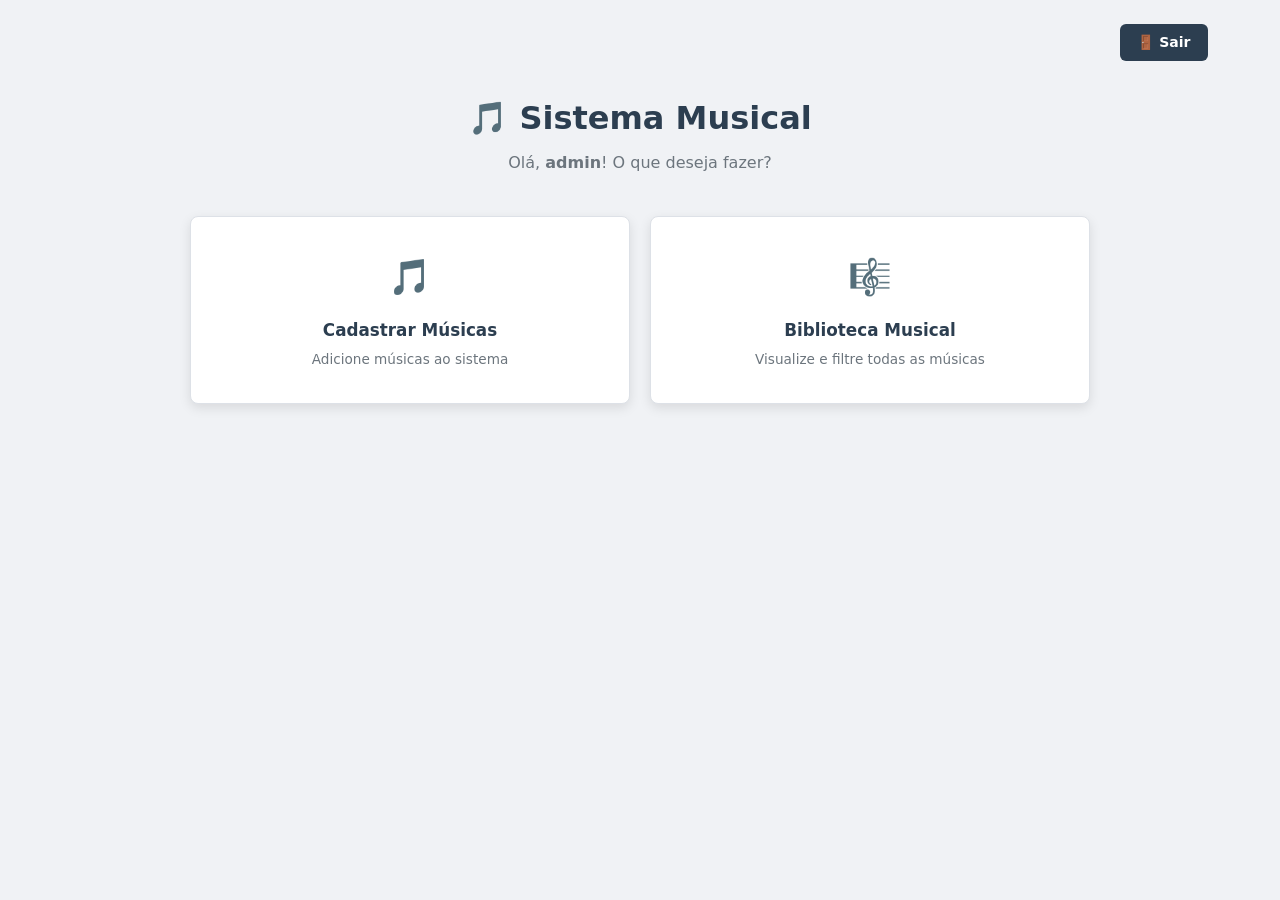
<file: index.html>
<!DOCTYPE html>
<html lang="pt-br">
<head>
    <meta charset="UTF-8">
    <meta name="viewport" content="width=device-width, initial-scale=1.0">
    <title>Menu Principal - Sistema Musical</title>
    <link rel="icon" href="data:image/svg+xml,<svg xmlns=%27http://www.w3.org/2000/svg%27 viewBox=%270 0 100
100%27><text y=%27.9em%27 font-size=%2790%27>🎵</text></svg>">
    <link rel="stylesheet" href="styles.css">
</head>
<body>
    <div class="container">
        <div class="topbar">
            <a href="login.html" class="btn-back">🚪 Sair</a>
        </div>

        <div class="page-header">
            <h1>🎵 Sistema Musical</h1>
            <p>Olá, <strong>admin</strong>! O que deseja fazer?</p>
        </div>
        <div class="menu-grid">
            <div class="menu-card">
                <a href="cadastro_musica.html">
                    <div class="menu-card-icon">🎵</div>
                    <div class="menu-card-title">Cadastrar Músicas</div>
                    <div class="menu-card-desc">Adicione músicas ao sistema</div>
                </a>
            </div>
            <div class="menu-card">
                <a href="listagem_musicas.html">
                    <div class="menu-card-icon">🎼</div>
                    <div class="menu-card-title">Biblioteca Musical</div>
                    <div class="menu-card-desc">Visualize e filtre todas as músicas</div>
                </a>
            </div>
        </div>
    </div>
</body>
</html>
</file>
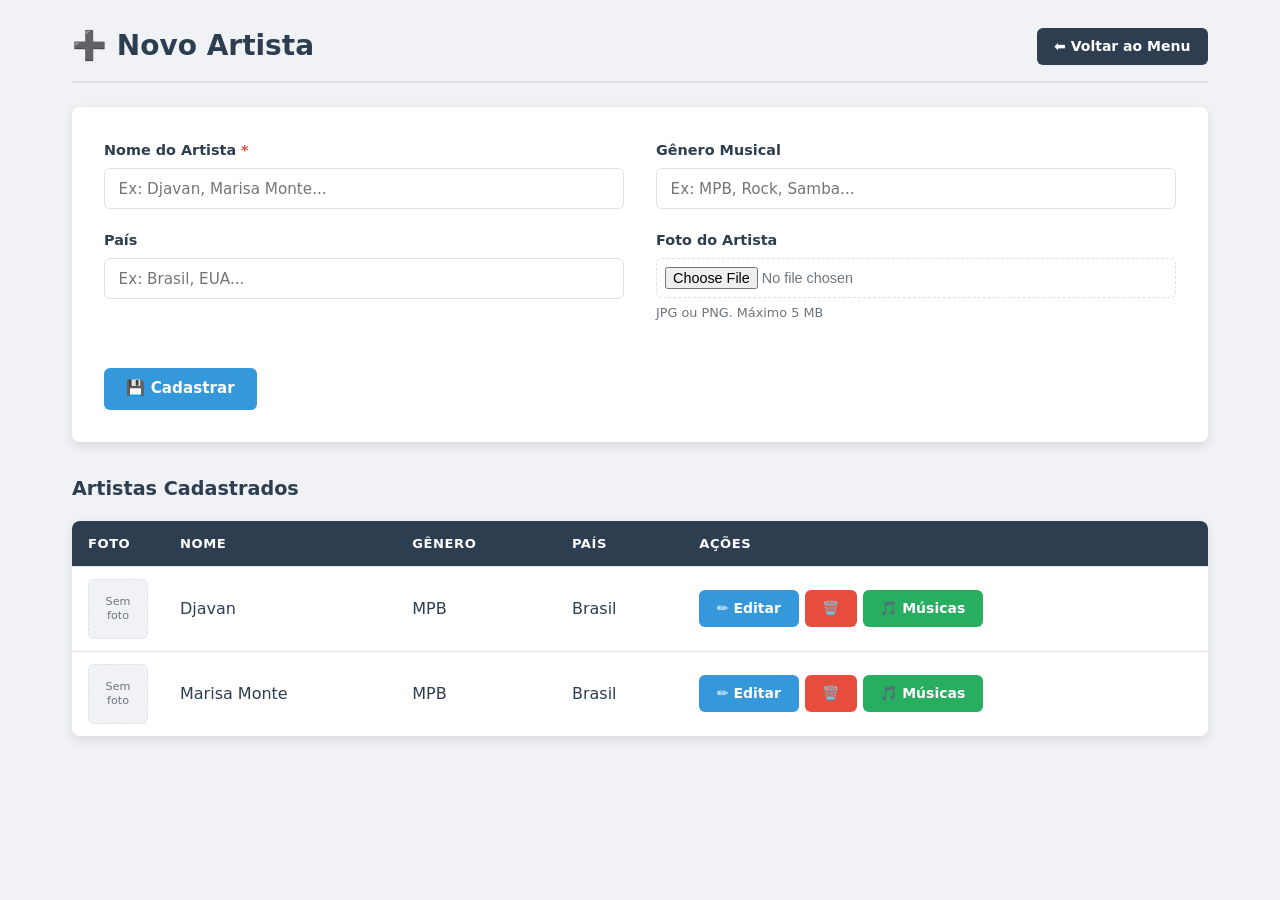
<file: cadastro_artista.html>
<!DOCTYPE html>
<html lang="pt-br">
<head>
    <meta charset="UTF-8">
    <meta name="viewport" content="width=device-width, initial-scale=1.0">
    <title>Novo Artista Sistema Musical</title>
    <link rel="icon" href="data:image/svg+xml,<svg xmlns='http://www.w3.org/2000/svg' viewBox='0 0 100 100'><text y='.9em' font-size='90'>🎵</text></svg>">
    <link rel="stylesheet" href="styles.css">
</head>
<body>
    <div class="container">
        <!-- A mesma barra de título da Biblioteca (o CSS já existe desde a aula 2). -->
        <div class="page-header-bar">
            <h2>➕ Novo Artista</h2>
            <div class="header-actions">
                <a href="index.html" class="btn-back">⬅ Voltar ao Menu</a>
            </div>
        </div>


        <!-- FORMULÁRIO DE CADASTRO DO ARTISTA (o "criador")
             method="post": envia os dados escondidos. É o certo para cadastrar.
             enctype="multipart/form-data": OBRIGATÓRIO para enviar arquivo (a foto).
             Não muda nada na tela, mas sem ele a foto não chega ao PHP na Sprint 2. -->
        <form method="post" action="#" enctype="multipart/form-data">
            <!-- form-grid: o CSS transforma em 2 colunas (grid 1fr 1fr). Os campos se encaixam 2 por linha. -->
            <div class="form-grid">
                <div class="form-group">
                    <!-- O vermelho avisa que o campo é obrigatório. A cor vem da variável --red. -->
                    <label for="nome">Nome do Artista <span style="color:var(--red)">*</span></label>
                    <!-- required: o navegador não deixa cadastrar sem nome. -->
                    <input type="text" id="nome" name="nome" required placeholder="Ex: Djavan, Marisa Monte...">
                </div>


                <div class="form-group">
                    <!-- Campo opcional (sem required). -->
                    <label for="genero">Gênero Musical</label>
                    <input type="text" id="genero" name="genero" placeholder="Ex: MPB, Rock, Samba...">
                </div>


                <div class="form-group">
                    <label for="pais">País</label>
                    <input type="text" id="pais" name="pais" placeholder="Ex: Brasil, EUA...">
                </div>


                <div class="form-group">
                    <label for="imagem">Foto do Artista</label>
                    <!-- type="file": abre a janela para escolher um arquivo.
                         accept="image/*": mostra só imagens. -->
                    <input type="file" id="imagem" name="imagem" accept="image/*">
                    <!-- small: texto pequeno de ajuda embaixo do campo. -->
                    <small>JPG ou PNG. Máximo 5 MB</small>
                </div>
            </div><!-- fim .form-grid -->


            <!-- form-actions: a área dos botões do formulário (flex). -->
            <div class="form-actions">
                <button type="submit" class="btn-primary">💾 Cadastrar</button>
            </div>
        </form>


        <!-- TABELA DE ARTISTAS (dados fixos nesta fase)
             Usa as MESMAS classes da tabela da Biblioteca: o visual já vem pronto. -->
        <h3>Artistas Cadastrados</h3> <!-- h3: subtítulo da tabela -->


        <div class="table-container">
            <table>
                <thead>
                    <tr>
                        <th class="col-foto">Foto</th>
                        <th>Nome</th>
                        <th>Gênero</th>
                        <th>País</th>
                        <th class="col-acoes">Ações</th>
                    </tr>
                </thead>
                <tbody>
                    <!-- Cada tr um artista. -->
                    <tr>
                        <td><div class="no-image">Sem<br>foto</div></td>
                        <td>Djavan</td>
                        <td>MPB</td>
                        <td>Brasil</td>
                        <td>
                            <div class="action-buttons">
                                <a href="#" class="btn-edit">✏️ Editar</a>
                                <a href="#" class="btn-delete">🗑️</a>
                                <!-- btn-music (verde): leva ao cadastro das músicas DESTE artista. -->
                                <a href="cadastro_musica.html" class="btn-music">🎵 Músicas</a>
                            </div>
                        </td>
                    </tr>
                    <tr>
                        <td><div class="no-image">Sem<br>foto</div></td>
                        <td>Marisa Monte</td>
                        <td>MPB</td>
                        <td>Brasil</td>
                        <td>
                            <div class="action-buttons">
                                <a href="#" class="btn-edit">✏️ Editar</a>
                                <a href="#" class="btn-delete">🗑️</a>
                                <a href="cadastro_musica.html" class="btn-music">🎵 Músicas</a>
                            </div>
                        </td>
                    </tr>
                </tbody>
            </table>
        </div>
    </div>
</body>
</html>
</file>
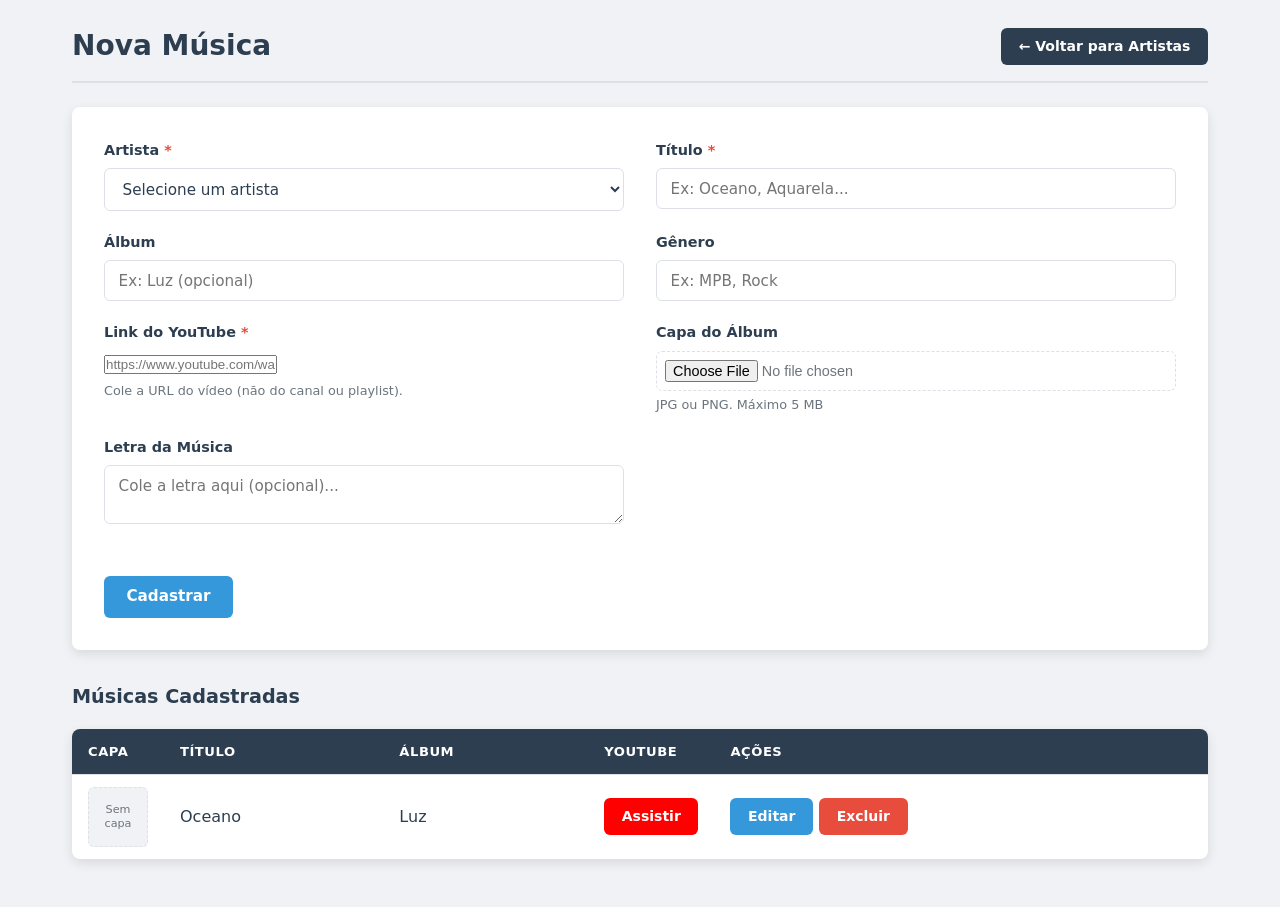
<file: cadastro_musica.html>
<!DOCTYPE html>
<html lang="pt-br">
<head>
    <meta charset="UTF-8">
    <meta name="viewport" content="width=device-width, initial-scale=1.0">
    <title>Nova Música - Sistema Musical</title>
    <link rel="icon" href="data:image/svg+xml,<svg xmlns=%27http://www.w3.org/2000/svg%27 viewBox=%270 0 100 100%27><text y=%27.9em%27 font-size=%2790%27>🎵</text></svg>">
    <link rel="stylesheet" href="styles.css">
</head>
<body>


<div class="container">
    <!-- Aqui o botão volta para os ARTISTAS: chegamos nesta tela pelo botão verde "Músicas". -->
    <div class="page-header-bar">
        <h2>Nova Música</h2>
        <div class="header-actions">
            <a href="cadastro_artista.html" class="btn-back">← Voltar para Artistas</a>
        </div>
    </div>


    <!-- FORMULÁRIO DA MÚSICA (a "obra"). Igual ao do artista: post, enctype e form-grid. -->
    <form method="post" action="#" enctype="multipart/form-data">
        <div class="form-grid">


            <!-- Linha 1: Artista e Título -->
            <div class="form-group">
                <!-- 
                select required: a música PRECISA de um artista.
                A 1ª opção tem value="" (vazio): se a pessoa não escolher, o required bloqueia.
                value="1", "2": o código do artista. Na Sprint 2 é assim que o banco
                liga a música ao artista dela (chave estrangeira artista_id). 
                -->
                <label for="artista_id">Artista <span style="color:var(--red)">*</span></label>
                <select name="artista_id" id="artista_id" required>
                    <option value="">Selecione um artista</option>
                    <option value="1">Djavan</option>
                    <option value="2">Marisa Monte</option>
                </select>
            </div>


            <div class="form-group">
                <label for="titulo">Título <span style="color:var(--red)">*</span></label>
                <input type="text" id="titulo" name="titulo" required placeholder="Ex: Oceano, Aquarela...">
            </div>


            <!-- Linha 2: Álbum e Gênero (opcionais) -->
            <div class="form-group">
                <label for="album">Álbum</label>
                <input type="text" id="album" name="album" placeholder="Ex: Luz (opcional)">
            </div>


            <div class="form-group">
                <label for="genero">Gênero</label>
                <input type="text" id="genero" name="genero" placeholder="Ex: MPB, Rock">
            </div>


            <!-- Linha 3: YouTube e Capa -->
            <div class="form-group">
                <!-- type="url": o navegador confere se é um endereço de internet (http...) -->
                <label for="youtube_link">Link do YouTube <span style="color:var(--red)">*</span></label>
                <input type="url" id="youtube_link" name="youtube_link" required placeholder="https://www.youtube.com/watch?v=...">
                <small>Cole a URL do vídeo (não do canal ou playlist).</small>
            </div>


            <div class="form-group">
                <label for="imagem_capa">Capa do Álbum</label>
                <!-- mesmo campo de foto do artista: só imagens. -->
                <input type="file" id="imagem_capa" name="imagem_capa" accept="image/*">
                <small>JPG ou PNG. Máximo 5 MB</small>
            </div>


            <!-- Linha 4: Letra. A classe "full" faz este campo ocupar as 2 colunas (grid-column: 1 / -1). -->
            <div class="form-group full">
                <label for="letra">Letra da Música</label>
                <!-- textarea: caixa de texto com várias linhas. Diferente do input, ela tem fechamento. -->
                <textarea id="letra" name="letra" placeholder="Cole a letra aqui (opcional)..."></textarea>
            </div>


        </div><!-- fim .form-grid -->


        <div class="form-actions">
            <button type="submit" class="btn-primary">Cadastrar</button>
        </div>
    </form>


    <!-- TABELA DE MÚSICAS DO ARTISTA (dados fixos nesta fase) -->
    <h3>Músicas Cadastradas</h3>
    <div class="table-container">
        <table>
            <thead>
                <tr>
                    <th class="col-capa">Capa</th>
                    <th>Título</th>
                    <th>Álbum</th>
                    <th class="col-youtube">YouTube</th>
                    <th class="col-acoes">Ações</th>
                </tr>
            </thead>
            <tbody>
                <tr>
                    <td><div class="no-image">Sem<br>capa</div></td>
                    <td>Oceano</td>
                    <td>Luz</td>
                    <!-- Abre o vídeo numa aba nova. -->
                    <td><a href="#" target="_blank" class="btn-youtube">Assistir</a></td>
                    <td>
                        <div class="action-buttons">
                            <a href="#" class="btn-edit">Editar</a>
                            <a href="#" class="btn-delete">Excluir</a>
                        </div>
                    </td>
                </tr>
            </tbody>
        </table>
    </div>


</div>


</body>
</html>
</file>
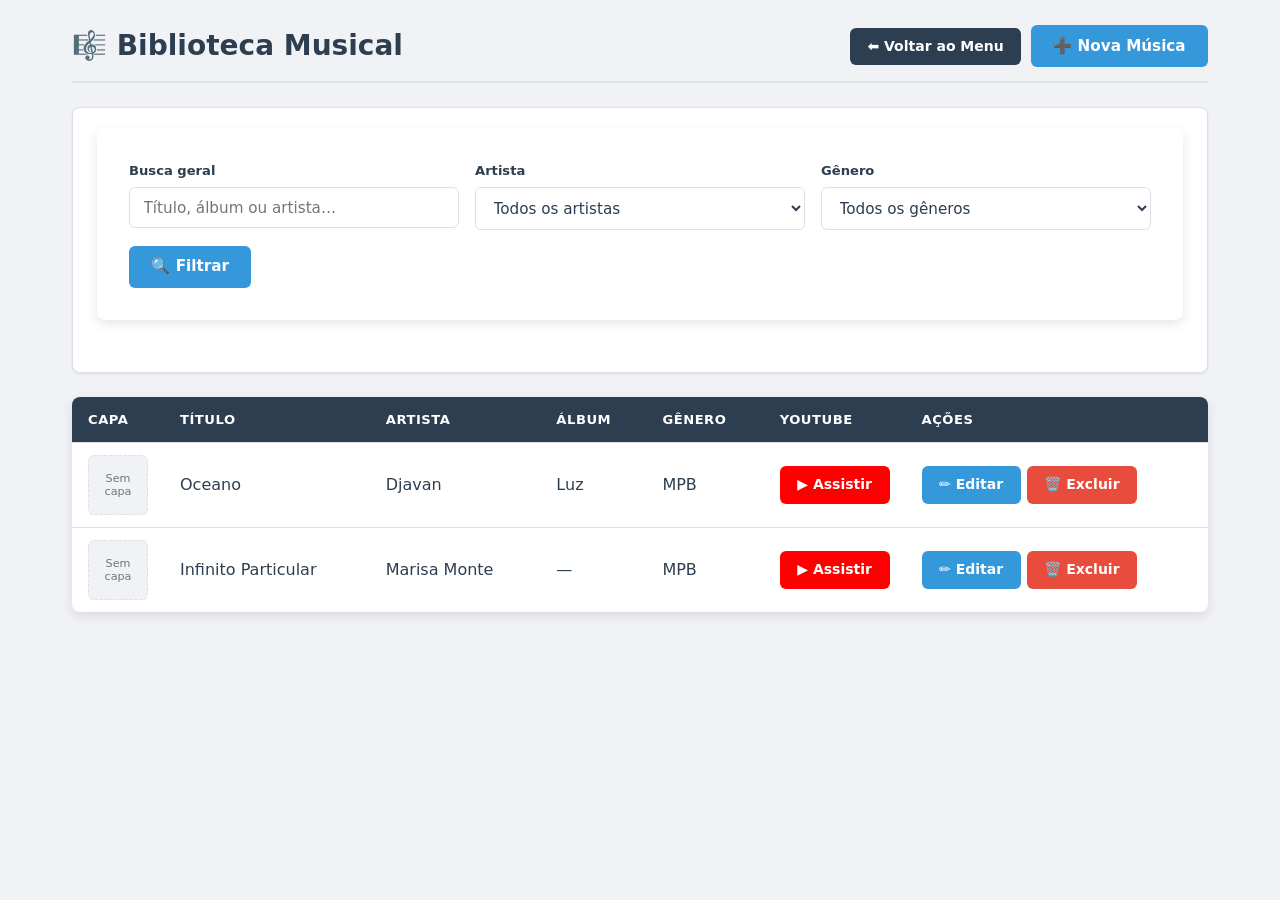
<file: listagem_musicas.html>
<!DOCTYPE html>
<html lang="pt-br">
<head>
<meta charset="UTF-8">
<meta name="viewport" content="width=device-width, initial-scale=1.0">
<title>Biblioteca Musical — Sistema Musical</title>
<link rel="icon" href="data:image/svg+xml,<svg xmlns=%27http://w3.org viewBox=%270 0 100 100%27><text y=%27.9em%27 font-size=%2790%27>🎵</text></svg>">
<link rel="stylesheet" href="styles.css">
</head>
<body>
<div class="container">


<!-- ========== CABEÇALHO DA PÁGINA ==========
page-header-bar: o CSS (flex + space-between) deixa o título
à esquerda e os botões à direita. Esta barra se repete nos cadastros. -->
<div class="page-header-bar">
<h2>🎼 Biblioteca Musical</h2> <!-- h2: o título desta tela -->
<div class="header-actions">
<!-- Links com cara de botão: btn-back (escuro) e btn-primary (azul). -->
<a href="index.html" class="btn-back">⬅ Voltar ao Menu</a>
<a href="cadastro_musica.html" class="btn-primary">➕ Nova Música</a>
</div>
</div>


<!-- ========== FILTROS ==========
Nesta fase eles só aparecem (não filtram de verdade).
method="get": na Sprint 2 o que a pessoa escolher vai aparecer no endereço
(ex.: ?artista=1) e o PHP usa isso para filtrar no banco. -->
<div class="filters">
<form method="get" class="filter-form" action="#">


<!-- filter-group: os 3 filtros. O CSS (flex) coloca lado a lado. -->
<div class="filter-group">


<!-- filter-item: um filtro = rótulo + campo. -->
<div class="filter-item">
<label for="busca">Busca geral</label>
<input type="text" name="busca" id="busca" placeholder="Título, álbum ou artista…">
</div>


<div class="filter-item">
<label for="artista">Artista</label>
<!-- select: lista para escolher uma opção.
value="" (vazio) = "todos". O número é o código do artista no banco. -->
<select name="artista" id="artista">
<option value="">Todos os artistas</option>
<option value="1">Djavan</option>
<option value="2">Marisa Monte</option>
</select>
</div>


<div class="filter-item">
<label for="genero">Gênero</label>
<select name="genero" id="genero">
<option value="">Todos os gêneros</option>
<option value="MPB">MPB</option>
</select>
</div>
</div>


<!-- filter-actions: a área do botão de filtrar. -->
<div class="filter-actions">
<button type="submit" class="btn-primary">🔍 Filtrar</button>
</div>
</form>
</div>


<!-- ========== TABELA DE MÚSICAS ==========
table-container: a caixa branca com sombra em volta da tabela. -->
<div class="table-container">
<table>
<!-- thead: o cabeçalho da tabela. tr = linha. th = célula de título. -->
<thead>
<tr>
<!-- As classes col-... deixam o CSS controlar a largura destas colunas. -->
<th class="col-capa">Capa</th>
<th>Título</th>
<th>Artista</th>
<th>Álbum</th>
<th>Gênero</th>
<th class="col-youtube">YouTube</th>
<th class="col-acoes">Ações</th>
</tr>
</thead>


<!-- tbody: o corpo. Cada tr é UMA música; cada td é uma informação dela.
Os dados estão fixos aqui. Na Sprint 2 o PHP cria estas linhas a partir do banco. -->
<tbody>
<tr>
<!-- no-image: quadrado "Sem capa" no lugar da imagem (a capa real vem na Sprint 2). -->
<td><div class="no-image">Sem<br>capa</div></td>
<td>Oceano</td>
<td>Djavan</td>
<td>Luz</td>
<td>MPB</td>
<!-- target="_blank": abre o vídeo numa aba nova, sem sair do sistema. -->
<td><a href="#" target="_blank" class="btn-youtube">▶ Assistir</a></td>
<td>
<!-- action-buttons: junta Editar e Excluir lado a lado (flex). -->
<div class="action-buttons">
<a href="#" class="btn-edit">✏️ Editar</a>
<a href="#" class="btn-delete">🗑️ Excluir</a>
</div>
</td>
</tr>
<tr>
<td><div class="no-image">Sem<br>capa</div></td>
<td>Infinito Particular</td>
<td>Marisa Monte</td>
<td>—</td> <!-- sem álbum: mostramos um traço -->
<td>MPB</td>
<td><a href="#" target="_blank" class="btn-youtube">▶ Assistir</a></td>
<td>
<div class="action-buttons">
<a href="#" class="btn-edit">✏️ Editar</a>
<a href="#" class="btn-delete">🗑️ Excluir</a>
</div>
</td>
</tr>
</tbody>
</table>
</div>


</div>
</body>
</html>
</file>
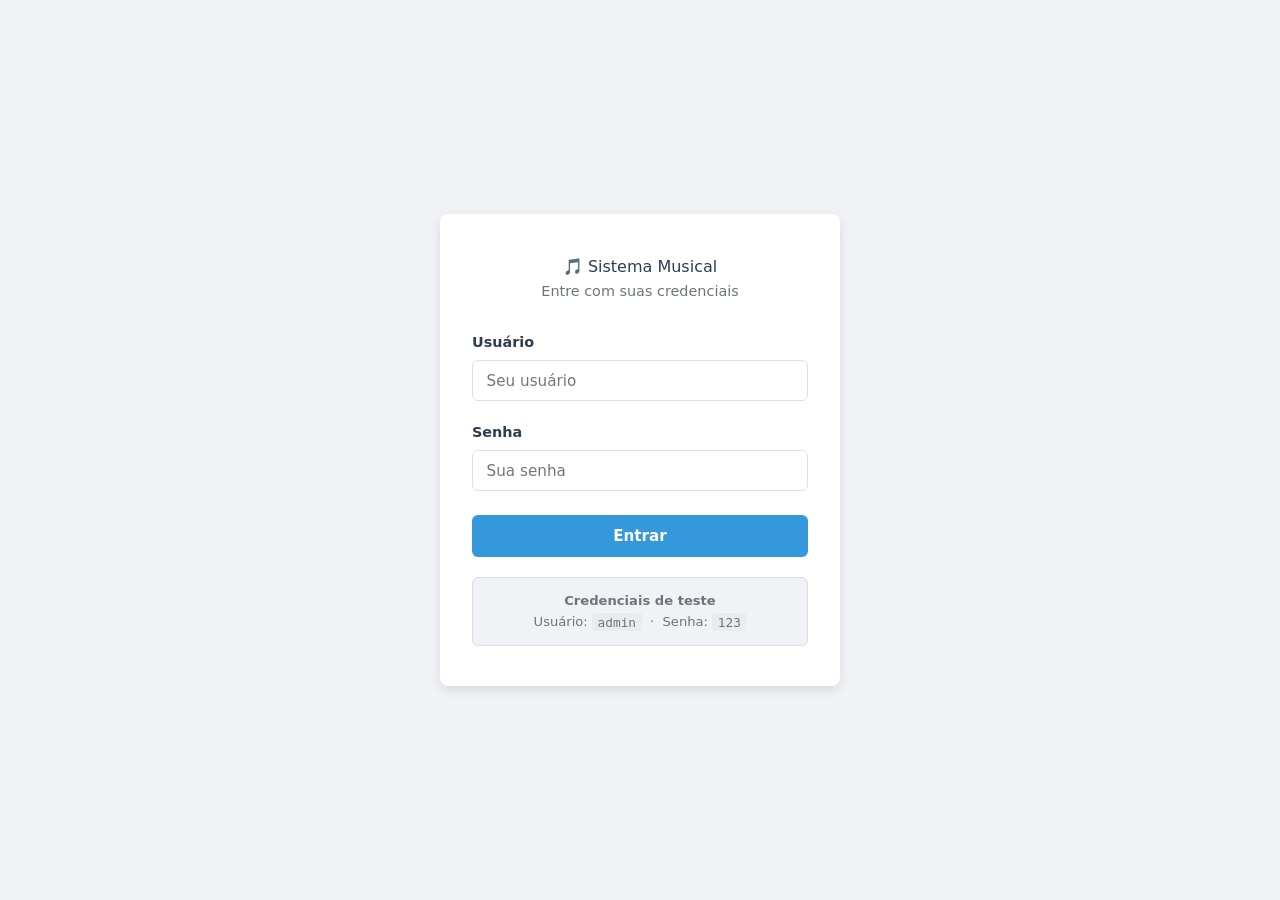
<file: login.html>
<!DOCTYPE html>
<html lang="pt-br">
<head>
    <meta charset="UTF-8">
    <meta name="viewport" content="width=device-width, initial-scale=1.0">
    <title>Login — Sistema Musical</title>
    <link rel="icon" href="data:image/svg+xml,<svg xmlns=%27http://www.w3.org/2000/svg%27 viewBox=%270 0 100
100%27><text y=%27.9em%27 font-size=%2790%27>🎵</text></svg>">
    <link rel="stylesheet" href="styles.css">
</head>
<body class="login-page">
    <div class="login-card">
        <div class="login-header"
        <h1>🎵 Sistema Musical</h1>
        <p>Entre com suas credenciais</p>
    </div>
    <form method="post" action="#">
        <div class="form-group">
            <label for="usuario">Usuário</label>
            <input type="text"
            id="usuario"
            name="usuario"
            required
            autocomplete="username"
            placeholder="Seu usuário">
        </div>

        <div class="form-group">
            <label for="senha">Senha</label>
            <input type="password"
            id="senha"
            name="senha"
            required
            autocomplete="current-password"
            placeholder="Sua senha">
        </div>
        <button type="submit" class="btn-primary">Entrar</button>
    </form>

    <div class="login-hint">
        <strong>Credenciais de teste</strong><br>
        Usuário: <code>admin</code> &nbsp;·&nbsp; Senha: <code>123</code>
    </div>

    </div>
</body>
</html>
</file>
<file: styles.css>
/* ===================================================
   SISTEMA MUSICAL: Folha de Estilos Principal
   ===================================================
   Um único arquivo para TODAS as telas. Ele cresce a cada aula:
   Aula 1: base, formulário, botões, login e menu
   Aula 2: títulos, barra de título, cores dos botões, tabelas e filtros
   Aula 3: formulário em grade, campo de foto e botão de músicas
   Aula 4: url e textarea, campo "full", utilitários e celular
   =================================================== */




/* ..................................................
   1. VARIÁVEIS E RESET  [AULA 1]
   .................................................. */
/* :root guarda as variáveis. Escrevemos o valor UMA vez e usamos
   em todo lugar com var(--nome). Para mudar a identidade visual do
   sistema, basta trocar as cores aqui. */
:root {
  --primary:     #2c3e50;  /* azul bem escuro: títulos, cabeçalho da tabela */
  --blue:        #3498db;  /* azul: botão principal e editar */
  --blue-dark:   #2980b9;  /* azul escuro: hover */
  --green:       #27ae60;  /* verde: botão de músicas */
  --red:         #e74c3c;  /* vermelho: excluir e o * de obrigatório */
  --red-dark:    #c0392b;
  --bg:          #f0f2f5;  /* fundo cinza claro da página */
  --surface:     #ffffff;  /* fundo dos cartões */
  --border:      #dde1e7;  /* cor das bordas */
  --text:        #2c3e50;
  --text-muted:  #6c757d;  /* texto cinza, menos importante */
  --shadow-sm:   0 1px 3px rgba(0,0,0,.08);   /* sombra fraca */
  --shadow-md:   0 4px 12px rgba(0,0,0,.10);  /* sombra média */
  --radius:      8px;      /* arredondamento dos cantos */
  --font:        'Segoe UI', system-ui, -apple-system, sans-serif;
}




/* Reset: zera as margens que o navegador coloca sozinho.
   box-sizing: border-box faz a largura já incluir padding e borda. */
*, *::before, *::after {
  margin: 0;
  padding: 0;
  box-sizing: border-box;
}




/* A página inteira: fonte, fundo e cor do texto. */
body {
  font-family: var(--font);
  background-color: var(--bg);
  color: var(--text);
  line-height: 1.6;        /* espaço entre as linhas do texto */
  min-height: 100vh;       /* no mínimo a altura toda da tela */
}




/* ..................................................
   2. FORMULÁRIOS  [AULA 1]
   Base usada por TODAS as telas que têm <form>.
   .................................................. */
/* Todo formulário vira um cartão branco com sombra. */
form {
  background: var(--surface);
  padding: 2rem;
  border-radius: var(--radius);
  box-shadow: var(--shadow-md);
  margin-bottom: 2rem;
}




/* Espaço embaixo de cada grupo (rótulo + campo). */
.form-group {
  margin-bottom: 1.25rem;
}




/* display: block coloca o rótulo numa linha só dele, em cima do campo. */
label {
  display: block;
  margin-bottom: .4rem;
  font-size: .9rem;
  font-weight: 600;
  color: var(--primary);
}




/* Os campos ocupam a largura toda e ganham borda fina.
   textarea e select já ficam prontos para as próximas telas. */
input[type="text"],
input[type="password"],
textarea,
select {
  width: 100%;
  padding: .65rem .85rem;
  border: 1.5px solid var(--border);
  border-radius: 6px;
  font-size: .95rem;
  font-family: var(--font);    /* sem isso, campos usam outra fonte */
  color: var(--text);
  background: var(--surface);
  transition: border-color .2s, box-shadow .2s;   /* muda suave */
}




/* :focus = quando a pessoa clica no campo. A borda fica azul. */
input:focus,
textarea:focus,
select:focus {
  outline: none;
  border-color: var(--blue);
  box-shadow: 0 0 0 3px rgba(52,152,219,.15);
}




/* ..................................................
   3. BOTÕES  [AULA 1, cores novas nas aulas 2 e 3]
   .................................................. */
/* Seletor em grupo (vírgulas): TODOS os botões do sistema têm o
   mesmo formato. Cada um ganha a sua cor mais abaixo. */
.btn-primary,
.btn-edit,
.btn-delete,
.btn-music,
.btn-back,
.btn-youtube {
  display: inline-flex;       /* ícone e texto alinhados */
  align-items: center;
  justify-content: center;
  gap: .35rem;
  padding: .55rem 1.1rem;
  border: none;
  border-radius: 6px;
  font-size: .875rem;
  font-weight: 600;
  font-family: var(--font);
  cursor: pointer;            /* mãozinha no mouse */
  text-decoration: none;      /* links sem sublinhado */
  white-space: nowrap;        /* texto não quebra linha */
  transition: background-color .2s, transform .15s, box-shadow .2s;
  line-height: 1.4;
}




/* Botão principal: azul. No hover escurece e sobe 1px. */
.btn-primary {
  padding: .65rem 1.4rem;
  font-size: .95rem;
  background: var(--blue);
  color: #fff;
}
.btn-primary:hover { background: var(--blue-dark); transform: translateY(-1px); box-shadow: var(--shadow-sm); }




/* Voltar e Sair: escuro. */
.btn-back       { background: var(--primary); color: #fff; }
.btn-back:hover { background: #1a252f; }




/* ..................................................
   5. TELA DE LOGIN  [AULA 1]
   .................................................. */
/* O body do login vira flex para centralizar o cartão:
   justify-content = horizontal, align-items = vertical. */
.login-page {
  display: flex;
  justify-content: center;
  align-items: center;
  min-height: 100vh;
  background: var(--bg);
  padding: 1rem;
}




/* O cartão branco, com no máximo 400px de largura. */
.login-card {
  background: var(--surface);
  padding: 2.5rem 2rem;
  border-radius: var(--radius);
  box-shadow: var(--shadow-md);
  width: 100%;
  max-width: 400px;
}




/* O form já é um cartão (seção 2). Dentro do login-card tiramos
   o fundo e a sombra para não ficar "caixa dentro de caixa". */
.login-card form {
  background: none;
  box-shadow: none;
  padding: 0;
  margin: 0;
}




.login-header {
  text-align: center;
  margin-bottom: 1.75rem;
}




.login-header h1 {
  font-size: 1.6rem;
  color: var(--primary);
  margin-bottom: .25rem;
}




.login-header p {
  color: var(--text-muted);
  font-size: .9rem;
}




/* Seletor com espaço = "que está dentro de". Só o botão do login
   ocupa a largura toda. */
.login-card .btn-primary {
  width: 100%;
  margin-top: .25rem;
}




/* A caixinha com a dica das credenciais. */
.login-hint {
  margin-top: 1.25rem;
  padding: .75rem 1rem;
  background: var(--bg);
  border-radius: 6px;
  text-align: center;
  font-size: .82rem;
  color: var(--text-muted);
  border: 1px solid var(--border);
}




.login-hint code {
  background: #e9ecef;
  padding: .1rem .35rem;
  border-radius: 3px;
  font-size: .8rem;
}




/* ..................................................
   6. LAYOUT BASE  [AULA 1]
   O container de todas as telas, menos o login.
   .................................................. */
/* Largura máxima de 1200px. margin: 0 auto centraliza a caixa. */
.container {
  max-width: 1200px;
  margin: 0 auto;
  padding: 24px 32px;
}




/* ..................................................
   7. MENU PRINCIPAL  [AULA 1]
   .................................................. */
/* flex-end empurra o botão Sair para a direita. */
.topbar {
  display: flex;
  justify-content: flex-end;
  margin-bottom: 2rem;
}




.page-header {
  text-align: center;
  margin-bottom: 2.5rem;
}




.page-header h1 {
  font-size: 2rem;
  color: var(--primary);
  margin-bottom: .35rem;
}




.page-header p { color: var(--text-muted); font-size: 1rem; }




/* A grade dos cards. auto-fit + minmax(240px, 1fr):
   "coloque quantas colunas couberem, cada uma com no mínimo 240px".
   No celular os cards descem sozinhos. */
.menu-grid {
  display: grid;
  grid-template-columns: repeat(auto-fit, minmax(240px, 1fr));
  gap: 1.25rem;
  max-width: 900px;
  margin: 0 auto;
}




.menu-card {
  background: var(--surface);
  border-radius: var(--radius);
  box-shadow: var(--shadow-md);
  transition: transform .2s, box-shadow .2s;
  border: 1px solid var(--border);
}




/* Com o mouse em cima, o card sobe 4px e a sombra cresce. */
.menu-card:hover {
  transform: translateY(-4px);
  box-shadow: 0 8px 20px rgba(0,0,0,.13);
}




/* display: block faz o link ocupar o card inteiro (tudo clicável). */
.menu-card a {
  display: block;
  padding: 2rem 1.5rem;
  text-align: center;
  text-decoration: none;
  color: var(--text);
}




.menu-card-icon  { font-size: 2.2rem; margin-bottom: .75rem; }
.menu-card-title { font-size: 1.05rem; font-weight: 600; color: var(--primary); margin-bottom: .35rem; }
.menu-card-desc  { font-size: .85rem; color: var(--text-muted); }


/* [AULA 2] Cores dos botões de ação da tabela.
Azul = ação normal. Vermelho = perigo (excluir). */
.btn-edit { background: var(--blue); color: #fff; }
.btn-edit:hover { background: var(--blue-dark); }
.btn-delete { background: var(--red); color: #fff; }
.btn-delete:hover { background: var(--red-dark); }




/* [AULA 2] O vermelho do YouTube, para reconhecer na hora. */
.btn-youtube { background: #ff0000; color: #fff; }
.btn-youtube:hover { background: #cc0000; }




/* -----------------------------------------------
8. TIPOGRAFIA [h2 na AULA 2]
----------------------------------------------- */
/* Todo h2 do sistema: grande, cor principal e uma linha embaixo. */
h2 {
font-size: 1.75rem;
font-weight: 600;
color: var(--primary);
margin-bottom: 1.5rem;
padding-bottom: .75rem;
border-bottom: 2px solid var(--border);
}








/* -----------------------------------------------
9. CABEÇALHO DE PÁGINA COM AÇÕES [AULA 2]
Usado na Biblioteca e nos dois cadastros.
----------------------------------------------- */
/* space-between: título na esquerda, botões na direita.
flex-wrap: se faltar espaço, os botões descem. */
.page-header-bar {
display: flex;
align-items: center;
justify-content: space-between;
gap: 1rem;
margin-bottom: 1.5rem;
padding-bottom: .75rem;
border-bottom: 2px solid var(--border);
flex-wrap: wrap;
}




/* A barra já tem linha embaixo. Tiramos a linha do h2 que está
dentro dela, senão ficariam duas. */
.page-header-bar h2 {
margin: 0;
padding: 0;
border: none;
font-size: 1.75rem;
font-weight: 600;
color: var(--primary);
}




.page-header-bar .header-actions {
display: flex;
gap: .6rem;
flex-wrap: wrap;
align-items: center;
}




/* -----------------------------------------------
11. TABELAS [AULA 2]
----------------------------------------------- */
/* A caixa da tabela. overflow: hidden corta o que passa dos cantos
redondos (senão o cabeçalho escuro "vaza" no canto). */
.table-container {
background: var(--surface);
border-radius: var(--radius);
box-shadow: var(--shadow-md);
overflow: hidden;
margin-bottom: 1.5rem;
}




/* border-collapse: as bordas das células viram uma só. */
table {
width: 100%;
border-collapse: collapse;
}




/* Espaço dentro das células e uma linha fina entre as linhas. */
th, td {
padding: 12px 16px;
text-align: left;
vertical-align: middle;
border-bottom: 1px solid var(--border);
}




/* Cabeçalho escuro, letra branca e MAIÚSCULA. */
th {
background: var(--primary);
color: #fff;
font-size: .82rem;
font-weight: 600;
letter-spacing: .04em;
text-transform: uppercase;
white-space: nowrap;
}




tbody tr:last-child td { border-bottom: none; } /* a última linha sem borda */
tbody tr:hover { background: #f8fafc; } /* linha clareia com o mouse */




/* Larguras fixas das colunas pequenas. */
.col-foto,
.col-capa { width: 90px; white-space: nowrap; }
.col-youtube { width: 110px; white-space: nowrap; }
.col-acoes { white-space: nowrap; }




/* Editar, Excluir (e Músicas) lado a lado. */
.action-buttons {
display: flex;
gap: 6px;
align-items: center;
flex-wrap: nowrap;
}




/* [Sprint 2] A miniatura da capa ou da foto de verdade. */
.table-thumbnail {
width: 60px;
height: 60px;
object-fit: cover;
border-radius: 6px;
display: block;
}




/* O quadrado "Sem capa / Sem foto": borda tracejada e texto no meio. */
.no-image {
width: 60px;
height: 60px;
background: var(--bg);
border: 1.5px dashed var(--border);
border-radius: 6px;
display: flex;
align-items: center;
justify-content: center;
font-size: .7rem;
color: var(--text-muted);
text-align: center;
line-height: 1.2;
}




/* [Sprint 2] Célula de "nenhuma música encontrada". */
td.empty-cell {
text-align: center;
color: var(--text-muted);
padding: 2rem;
font-size: .95rem;
}




/* -----------------------------------------------
14. FILTROS [AULA 2]
----------------------------------------------- */
.filters {
background: var(--surface);
padding: 1.25rem 1.5rem;
border-radius: var(--radius);
box-shadow: var(--shadow-sm);
margin-bottom: 1.5rem;
border: 1px solid var(--border);
}




/* Os filtros lado a lado. flex-wrap: descem se não couber. */
.filter-group {
display: flex;
gap: 1rem;
flex-wrap: wrap;
margin-bottom: 1rem;
}


/* flex: 1 = cada filtro pega a mesma fatia do espaço.
min-width impede que fique fino demais. */
.filter-item {
flex: 1;
min-width: 180px;
}




.filter-item label {
font-size: .82rem;
}




.filter-actions {
display: flex;
gap: .75rem;
align-items: center;
}


/* [AULA 3] Verde - ir para as músicas do artista. */
.btn-music {
    background: var(--green);
    color: #fff;
}




.btn-music:hover {
    background: #219a52;
}




/* [AULA 3] O subtítulo das tabelas dos cadastros. */
h3 {
    font-size: 1.2rem;
    font-weight: 600;
    color: var(--primary);
    margin: 2rem 0 1rem; /* 2rem em cima, 0 nos lados, 1rem embaixo */
}




/* [AULA 3] Seletor de atributo: só o input de arquivo.
   A borda tracejada lembra "solte o arquivo aqui". */
input[type="file"] {
    width: 100%;
    padding: .5rem;
    border: 1.5px dashed var(--border);
    border-radius: 6px;
    font-size: .9rem;
    color: var(--text-muted);
    cursor: pointer;
}




/* [AULA 3] O texto de ajuda fica embaixo do campo, pequeno e cinza. */
small {
    display: block;
    margin-top: .3rem;
    font-size: .8rem;
    color: var(--text-muted);
}




/* [AULA 3] 2 colunas iguais (1fr = uma fração do espaço).
   gap: 0 entre linhas (o form-group já tem margem) e 2rem entre colunas. */
.form-grid {
    display: grid;
    grid-template-columns: 1fr 1fr;
    gap: 0 2rem;
}


/* [AULA 3] Os botões abaixo do formulário, lado a lado. */
.form-actions {
    display: flex;
    gap: .75rem;
    align-items: center;
    flex-wrap: wrap;
    margin-top: 1.5rem;
    grid-column: 1 / -1;
}

/* [AULA 3, usada na Sprint 2] Mostra a foto já salva ao editar. */
.current-image {
    display: flex;
    align-items: center;
    gap: .75rem;
    margin-top: .75rem;
    padding: .75rem;
    background: var(--bg);
    border-radius: 6px;
}

.current-image img {
    width: 64px;
    height: 64px;
    object-fit: cover; /* corta a foto sem esticar */
    border-radius: 6px;
    flex-shrink: 0;
}

.current-image small {
    margin: 0;
    color: var(--text-muted);
}
</file>
